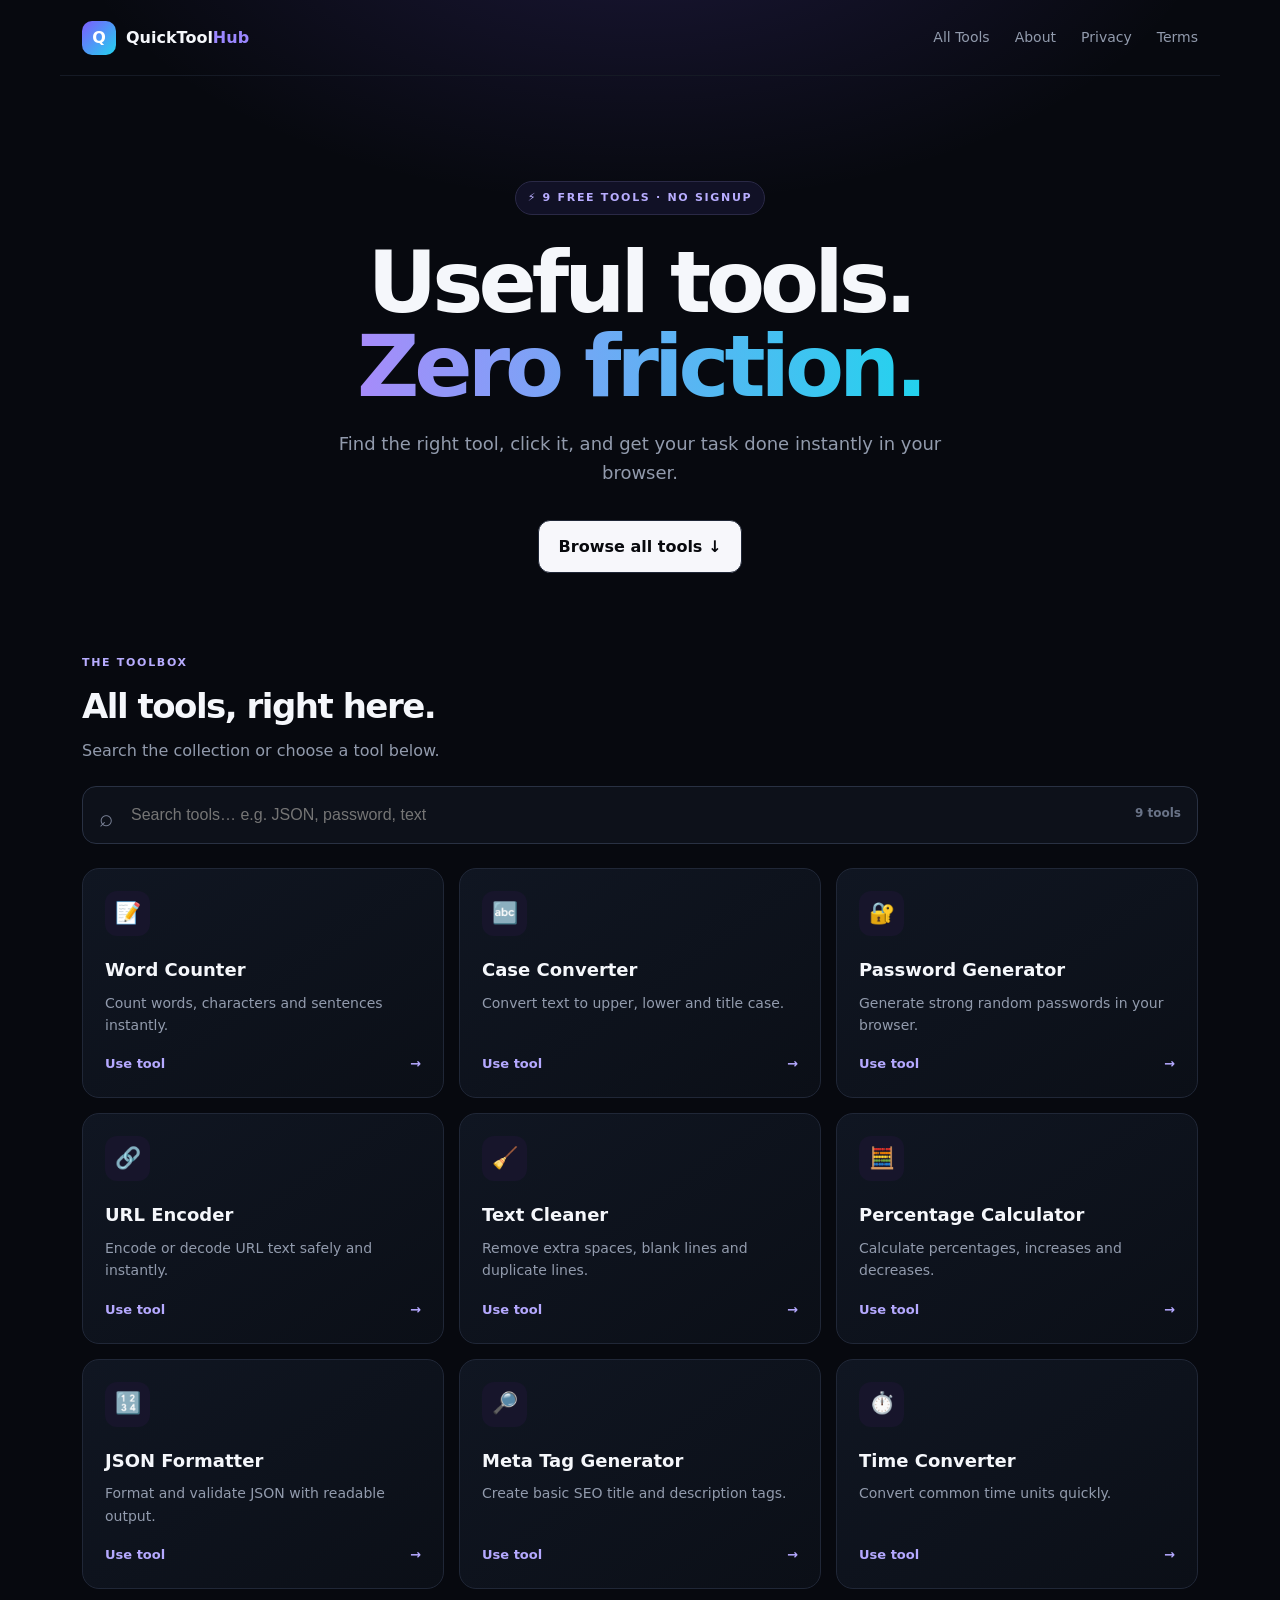
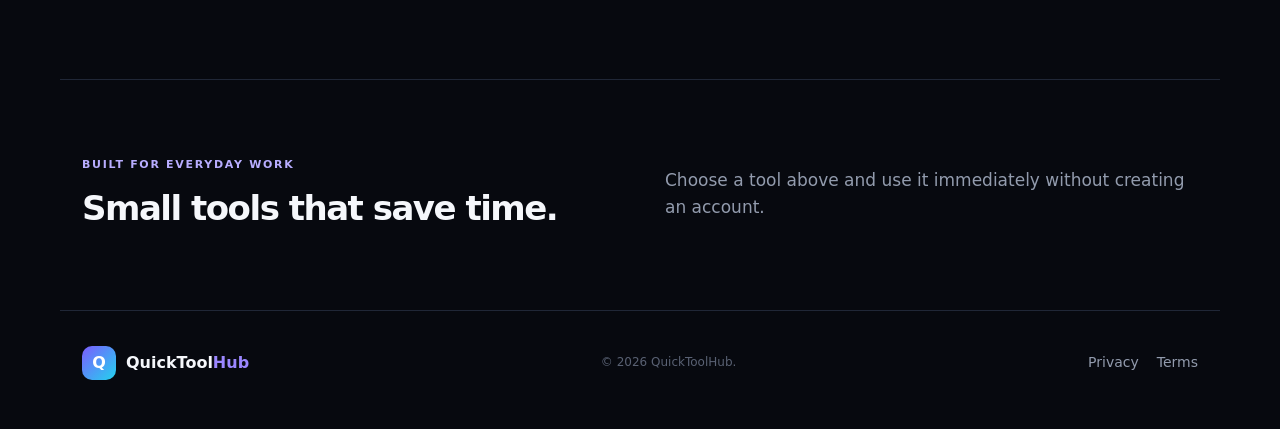
<file: index.html>
<!doctype html>
<html lang="en"> <head> <meta name="google-site-verification" content="NfF5tHGq5jEnNReVGA5Oh9K0YD-xY7yVBkirZ2mQqOQ" /> 
  <meta charset="utf-8"> <meta name="viewport" content="width=device-width,initial-scale=1"> <title>Free Online Tools for SEO Text and More | QuickToolHub</title> 
  <meta name="description" content="Use free online tools for SEO text developers and everyday tasks. QuickToolHub offers fast simple and easy to use tools online."> <link rel="stylesheet" href="style.css">
</head>

<body>
<header class="nav">
<a class="brand" href="index.html">
<span class="brand-mark">Q</span>
<span>QuickTool<span>Hub</span></span>
</a>

<nav>
<a href="#tools">All Tools</a>
<a href="about.html">About</a>
<a href="privacy.html">Privacy</a>
<a href="terms.html">Terms</a>
</nav>
</header>

<main>
<section class="hero">
<div class="badge">⚡ 9 FREE TOOLS · NO SIGNUP</div>
<h1>Useful tools.<br><em>Zero friction.</em></h1>
<p>Find the right tool, click it, and get your task done instantly in your browser.</p>

<div class="hero-actions">
<a class="btn primary" href="#tools">Browse all tools ↓</a>
</div>
</section>

<section id="tools" class="tools-section">
<div class="section-head">
<span class="eyebrow">THE TOOLBOX</span>
<h2>All tools, right here.</h2>
<p class="section-sub">Search the collection or choose a tool below.</p>
</div>

<div class="tool-search-wrap">
<span class="search-icon">⌕</span>
<input id="search" class="search" type="search" placeholder="Search tools… e.g. JSON, password, text" aria-label="Search tools">
<span id="toolCount" class="tool-count">9 tools</span>
</div>

<div id="noResults" class="no-results" hidden>
No tools found. Try another search.
</div>

<div id="toolGrid" class="grid"></div>
</section>

<section class="about">
<div>
<span class="eyebrow">BUILT FOR EVERYDAY WORK</span>
<h2>Small tools that save time.</h2>
</div>
<p>Choose a tool above and use it immediately without creating an account.</p>
</section>
</main>

<footer>
<div class="brand">
<span class="brand-mark">Q</span>
<span>QuickTool<span>Hub</span></span>
</div>

<p>© 2026 QuickToolHub.</p>

<div>
<a href="privacy.html">Privacy</a>
<a href="terms.html">Terms</a>
</div>
</footer>

<script src="app.js"></script>
</body>
</html>
</file>
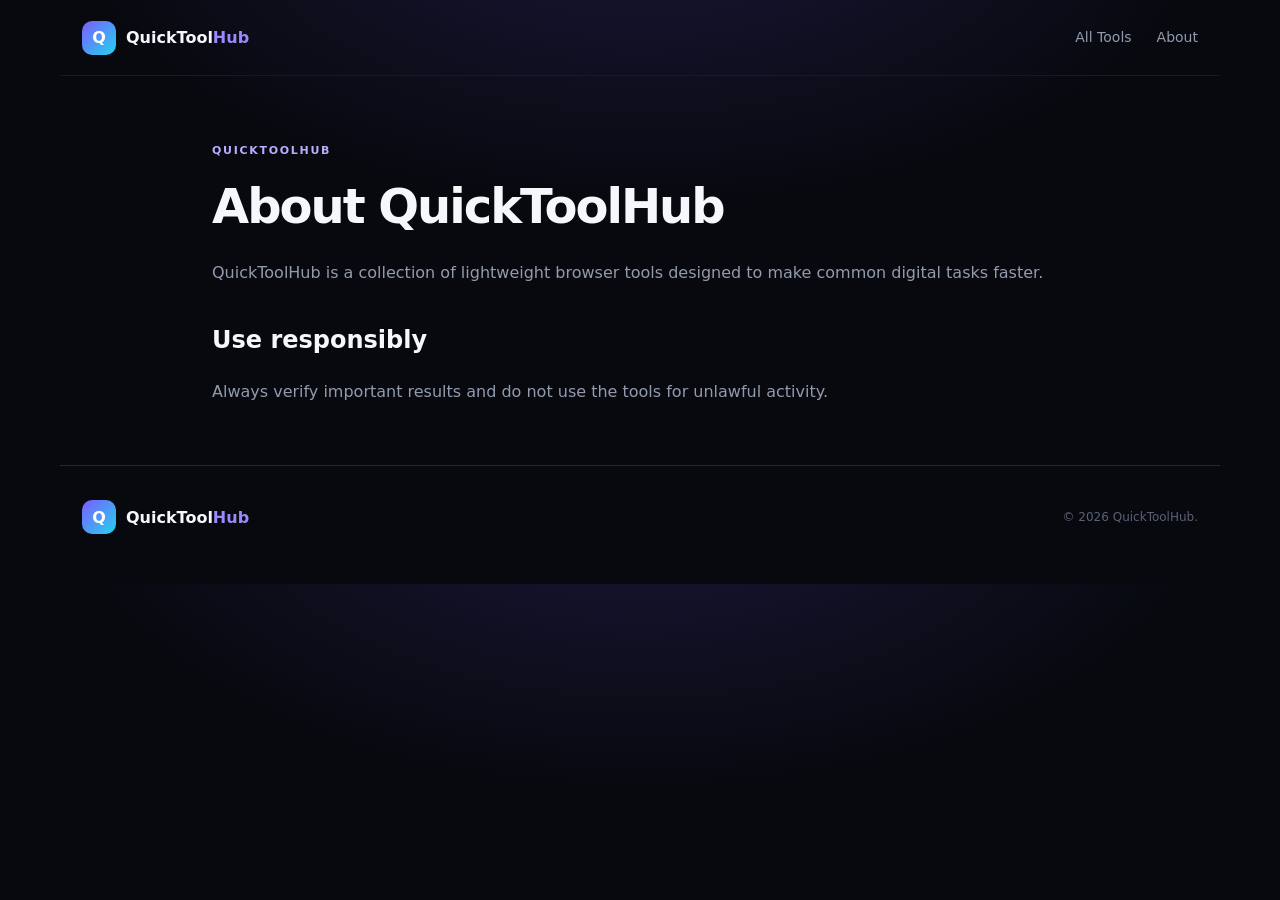
<file: about.html>
<!doctype html><html lang="en"><head><meta charset="utf-8"><meta name="viewport" content="width=device-width,initial-scale=1"><link rel="stylesheet" href="style.css"><title>About QuickToolHub — QuickToolHub</title></head><body><header class="nav"><a class="brand" href="index.html"><span class="brand-mark">Q</span><span>QuickTool<span>Hub</span></span></a><nav><a href="index.html#tools">All Tools</a><a href="about.html">About</a></nav></header><main class="legal"><span class="eyebrow">QUICKTOOLHUB</span><h1>About QuickToolHub</h1><p>QuickToolHub is a collection of lightweight browser tools designed to make common digital tasks faster.</p><h2>Use responsibly</h2><p>Always verify important results and do not use the tools for unlawful activity.</p></main><footer><div class="brand"><span class="brand-mark">Q</span><span>QuickTool<span>Hub</span></span></div><p>© 2026 QuickToolHub.</p></footer></body></html>
</file>
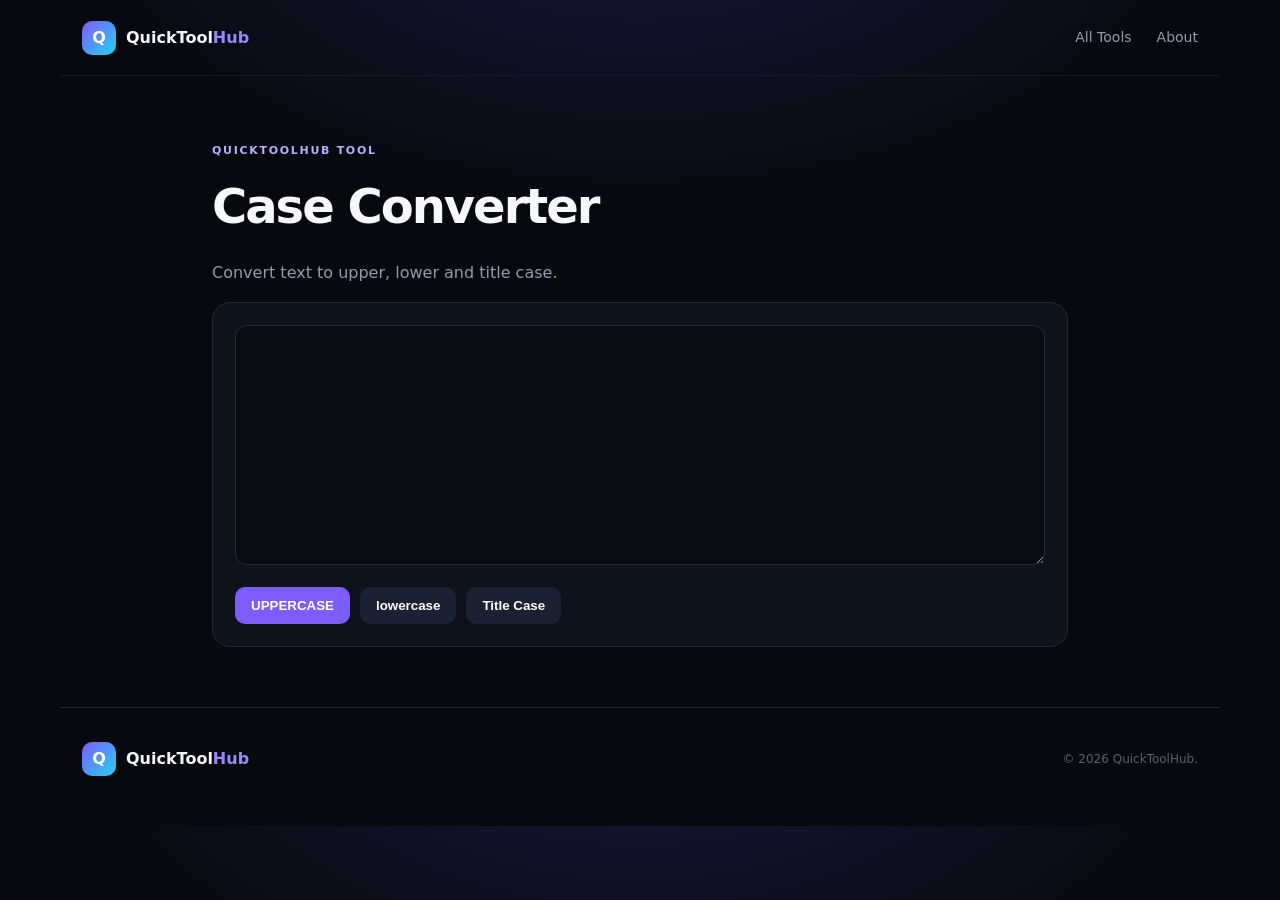
<file: case-converter.html>
<!doctype html><html lang="en"><head><meta charset="utf-8"><meta name="viewport" content="width=device-width,initial-scale=1"><link rel="stylesheet" href="style.css"><title>Case Converter — QuickToolHub</title></head><body><header class="nav"><a class="brand" href="index.html"><span class="brand-mark">Q</span><span>QuickTool<span>Hub</span></span></a><nav><a href="index.html#tools">All Tools</a><a href="about.html">About</a></nav></header><main class="tool-wrap"><div class="tool-header"><span class="eyebrow">QUICKTOOLHUB TOOL</span><h1>Case Converter</h1><p>Convert text to upper, lower and title case.</p></div><section class="tool-box"><textarea id="x" class="textarea"></textarea><div class="row"><button class="action" onclick="x.value=x.value.toUpperCase()">UPPERCASE</button><button class="action secondary" onclick="x.value=x.value.toLowerCase()">lowercase</button><button class="action secondary" onclick="x.value=x.value.toLowerCase().replace(/\b\w/g,c=>c.toUpperCase())">Title Case</button></div></section></main><footer><div class="brand"><span class="brand-mark">Q</span><span>QuickTool<span>Hub</span></span></div><p>© 2026 QuickToolHub.</p></footer></body></html>
</file>
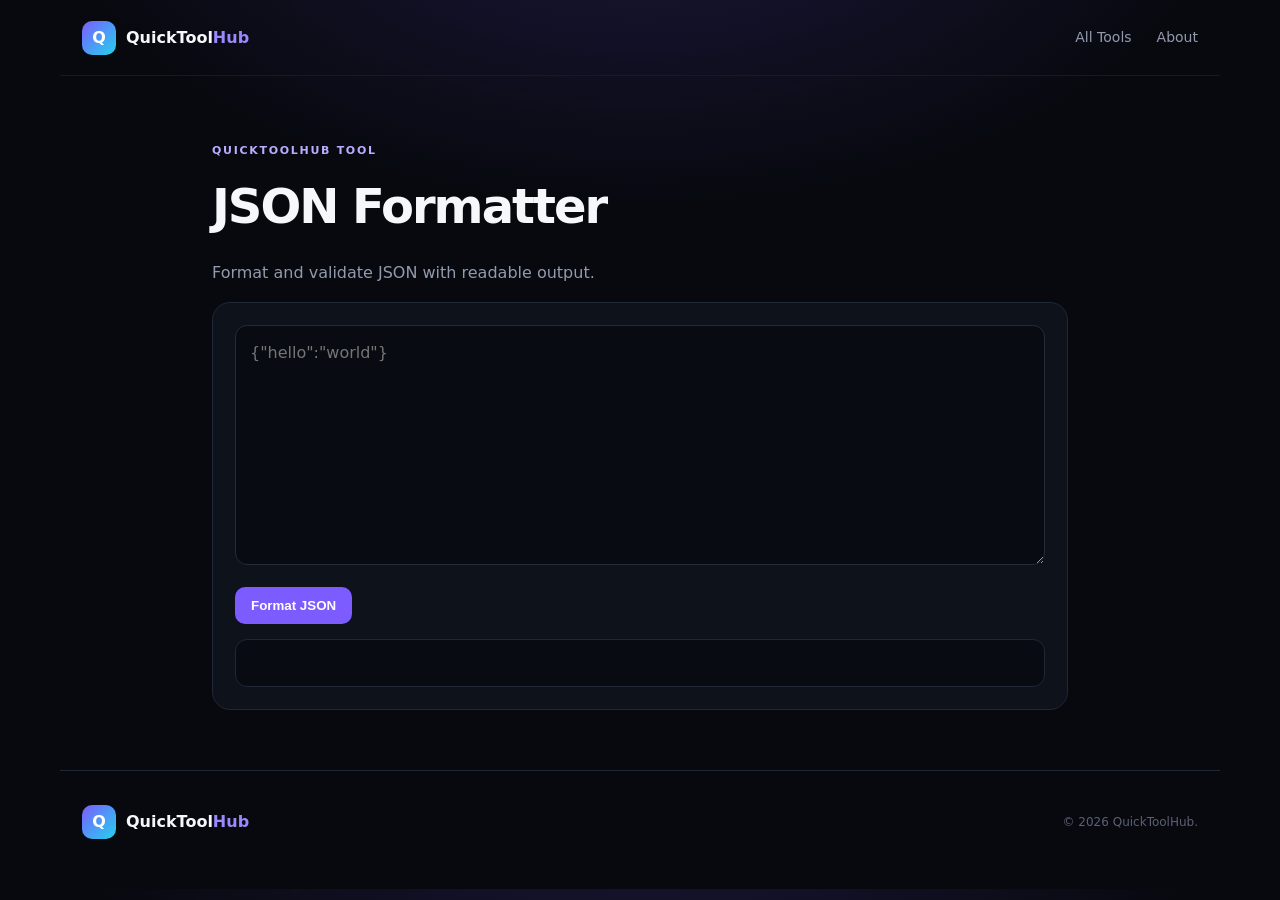
<file: json-formatter.html>
<!doctype html><html lang="en"><head><meta charset="utf-8"><meta name="viewport" content="width=device-width,initial-scale=1"><link rel="stylesheet" href="style.css"><title>JSON Formatter — QuickToolHub</title></head><body><header class="nav"><a class="brand" href="index.html"><span class="brand-mark">Q</span><span>QuickTool<span>Hub</span></span></a><nav><a href="index.html#tools">All Tools</a><a href="about.html">About</a></nav></header><main class="tool-wrap"><div class="tool-header"><span class="eyebrow">QUICKTOOLHUB TOOL</span><h1>JSON Formatter</h1><p>Format and validate JSON with readable output.</p></div><section class="tool-box"><textarea id="x" class="textarea" placeholder='{"hello":"world"}'></textarea><div class="row"><button class="action" onclick="fmt()">Format JSON</button></div><div id="r" class="result"></div><script>function fmt(){try{r.textContent=JSON.stringify(JSON.parse(x.value),null,2)}catch(e){r.textContent="Invalid JSON: "+e.message}}</script></section></main><footer><div class="brand"><span class="brand-mark">Q</span><span>QuickTool<span>Hub</span></span></div><p>© 2026 QuickToolHub.</p></footer></body></html>
</file>
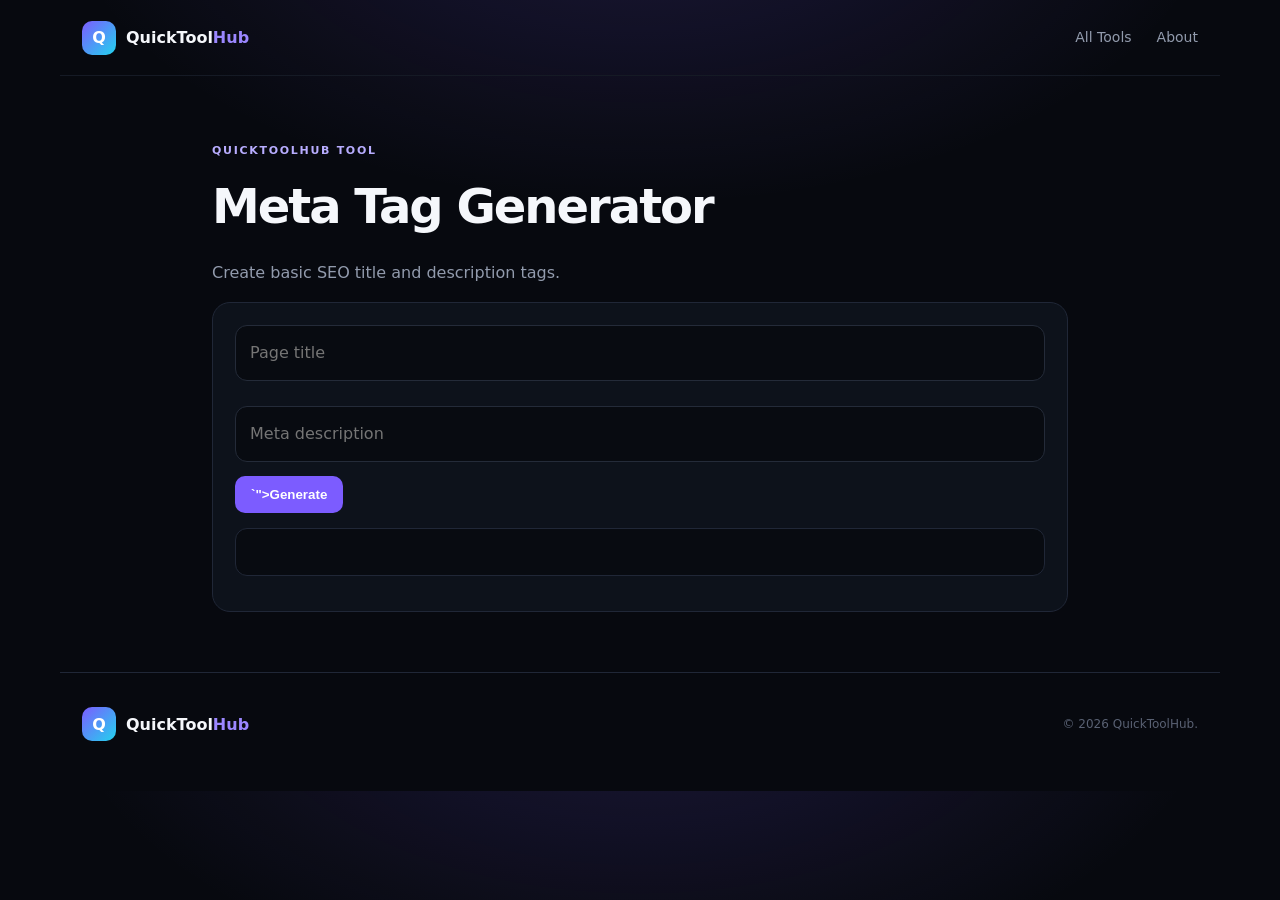
<file: meta-generator.html>
<!doctype html><html lang="en"><head><meta charset="utf-8"><meta name="viewport" content="width=device-width,initial-scale=1"><link rel="stylesheet" href="style.css"><title>Meta Tag Generator — QuickToolHub</title></head><body><header class="nav"><a class="brand" href="index.html"><span class="brand-mark">Q</span><span>QuickTool<span>Hub</span></span></a><nav><a href="index.html#tools">All Tools</a><a href="about.html">About</a></nav></header><main class="tool-wrap"><div class="tool-header"><span class="eyebrow">QUICKTOOLHUB TOOL</span><h1>Meta Tag Generator</h1><p>Create basic SEO title and description tags.</p></div><section class="tool-box"><input id="t" class="input" placeholder="Page title"><br><br><input id="d" class="input" placeholder="Meta description"><div class="row"><button class="action" onclick="r.textContent=`<title>${t.value}</title>\n<meta name="description" content="${d.value}">`">Generate</button></div><pre id="r" class="result"></pre></section></main><footer><div class="brand"><span class="brand-mark">Q</span><span>QuickTool<span>Hub</span></span></div><p>© 2026 QuickToolHub.</p></footer></body></html>
</file>
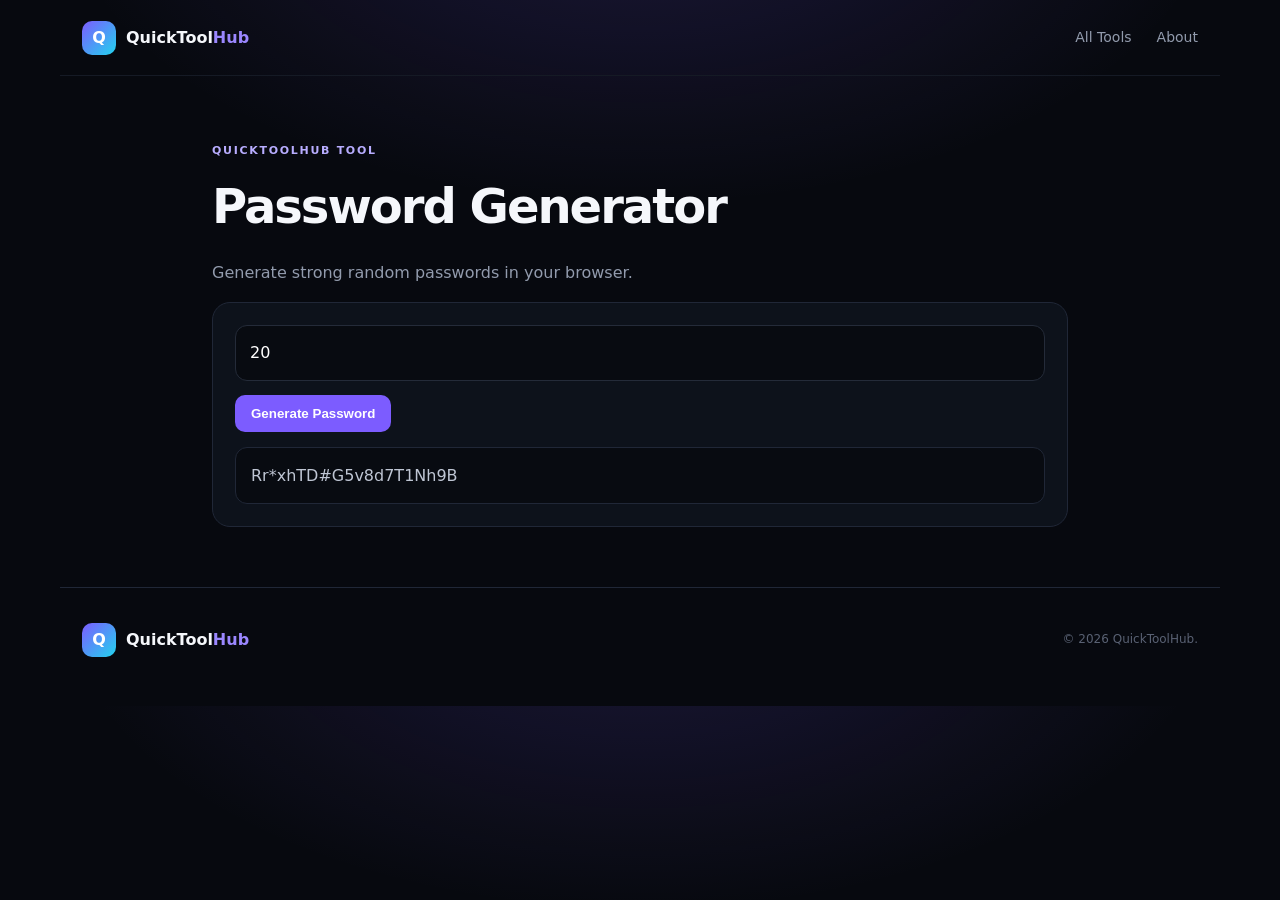
<file: password-generator.html>
<!doctype html><html lang="en"><head><meta charset="utf-8"><meta name="viewport" content="width=device-width,initial-scale=1"><link rel="stylesheet" href="style.css"><title>Password Generator — QuickToolHub</title></head><body><header class="nav"><a class="brand" href="index.html"><span class="brand-mark">Q</span><span>QuickTool<span>Hub</span></span></a><nav><a href="index.html#tools">All Tools</a><a href="about.html">About</a></nav></header><main class="tool-wrap"><div class="tool-header"><span class="eyebrow">QUICKTOOLHUB TOOL</span><h1>Password Generator</h1><p>Generate strong random passwords in your browser.</p></div><section class="tool-box"><input id="n" class="input" type="number" min="6" max="128" value="20"><div class="row"><button class="action" onclick="gen()">Generate Password</button></div><div id="r" class="result"></div><script>function gen(){let s="ABCDEFGHIJKLMNOPQRSTUVWXYZabcdefghijklmnopqrstuvwxyz0123456789!@#$%^&*()-_=+",o="";for(let i=0;i<n.value;i++)o+=s[Math.floor(Math.random()*s.length)];r.textContent=o}gen()</script></section></main><footer><div class="brand"><span class="brand-mark">Q</span><span>QuickTool<span>Hub</span></span></div><p>© 2026 QuickToolHub.</p></footer></body></html>
</file>
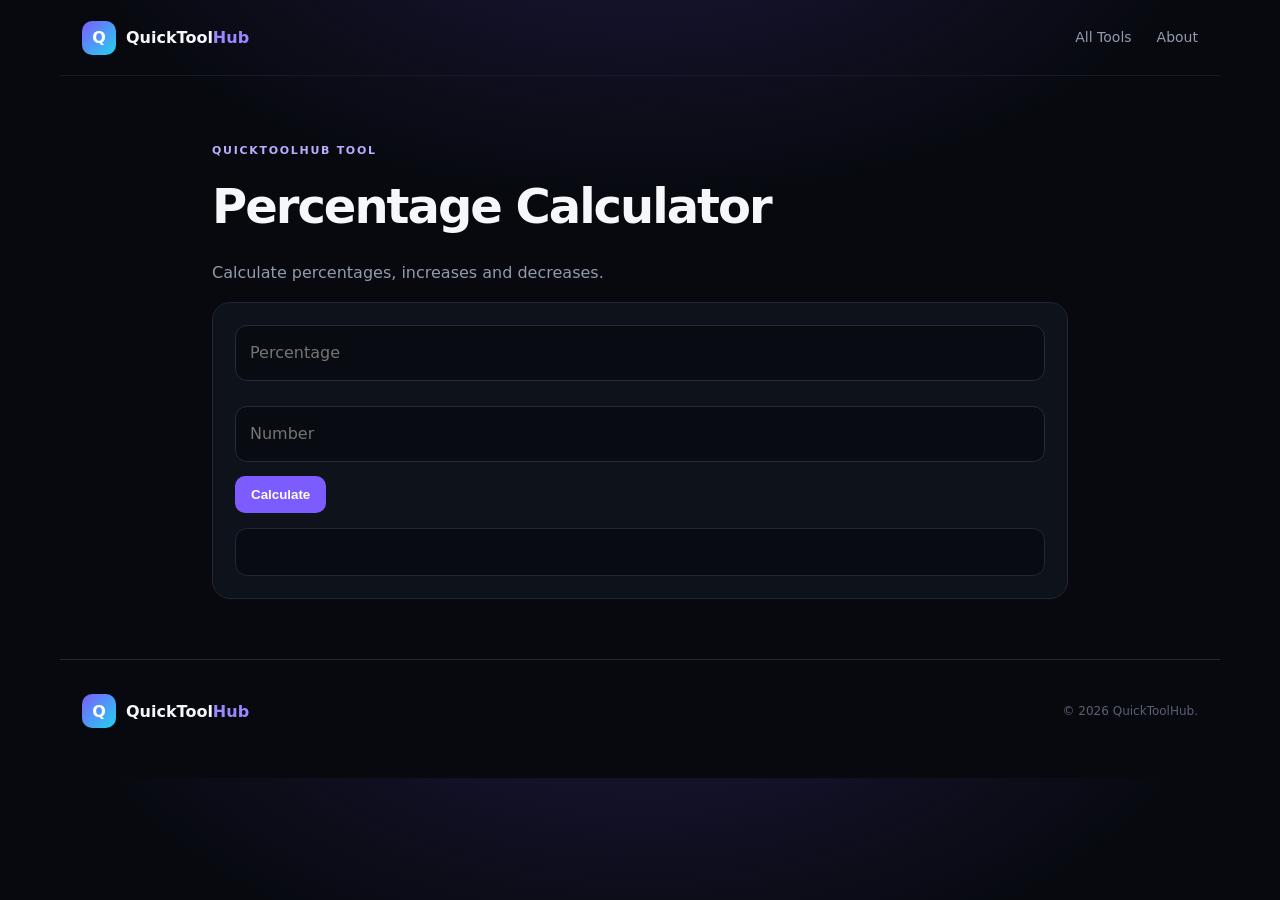
<file: percentage.html>
<!doctype html><html lang="en"><head><meta charset="utf-8"><meta name="viewport" content="width=device-width,initial-scale=1"><link rel="stylesheet" href="style.css"><title>Percentage Calculator — QuickToolHub</title></head><body><header class="nav"><a class="brand" href="index.html"><span class="brand-mark">Q</span><span>QuickTool<span>Hub</span></span></a><nav><a href="index.html#tools">All Tools</a><a href="about.html">About</a></nav></header><main class="tool-wrap"><div class="tool-header"><span class="eyebrow">QUICKTOOLHUB TOOL</span><h1>Percentage Calculator</h1><p>Calculate percentages, increases and decreases.</p></div><section class="tool-box"><input id="a" class="input" type="number" placeholder="Percentage"><br><br><input id="b" class="input" type="number" placeholder="Number"><div class="row"><button class="action" onclick="r.textContent=a.value*b.value/100">Calculate</button></div><div id="r" class="result"></div></section></main><footer><div class="brand"><span class="brand-mark">Q</span><span>QuickTool<span>Hub</span></span></div><p>© 2026 QuickToolHub.</p></footer></body></html>
</file>
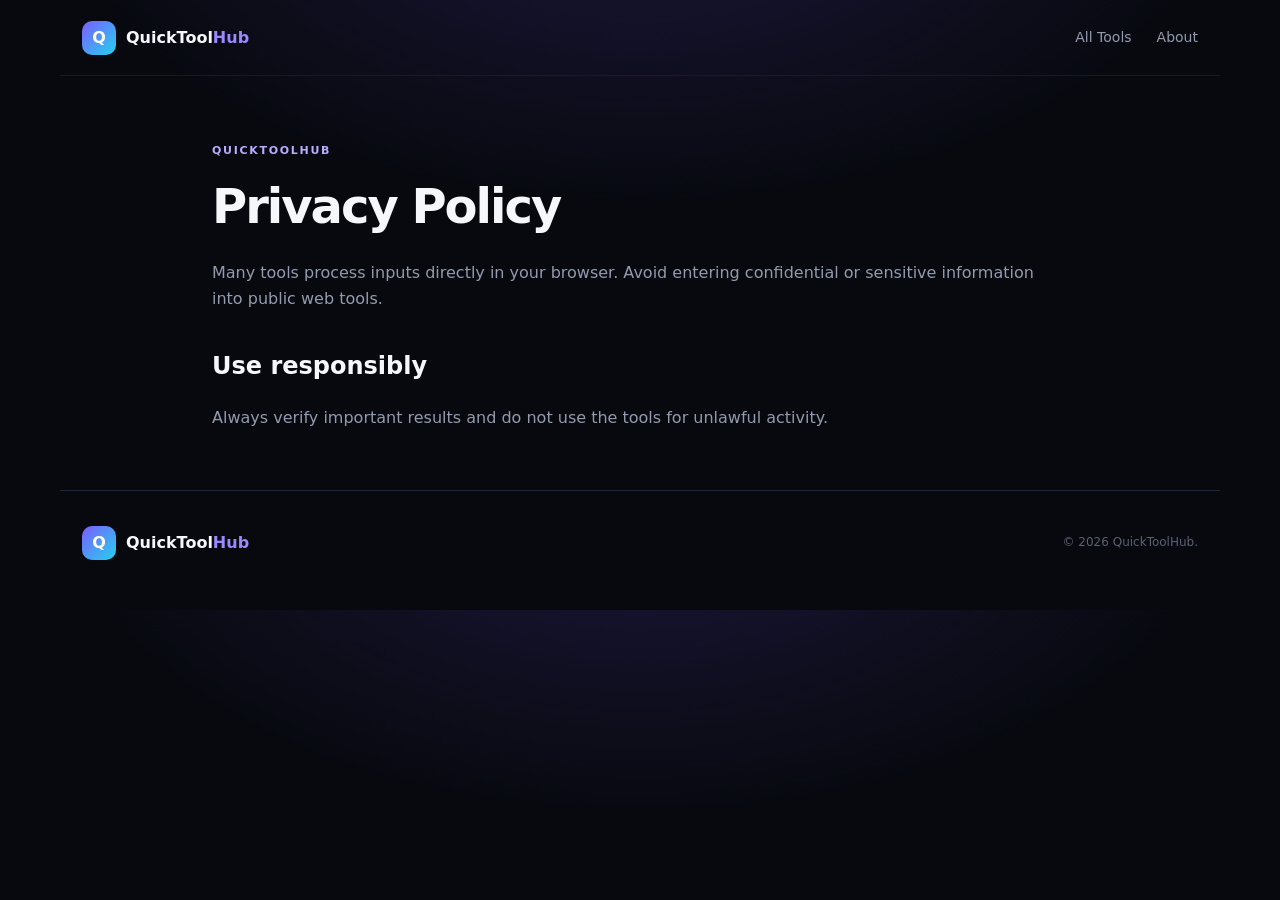
<file: privacy.html>
<!doctype html><html lang="en"><head><meta charset="utf-8"><meta name="viewport" content="width=device-width,initial-scale=1"><link rel="stylesheet" href="style.css"><title>Privacy Policy — QuickToolHub</title></head><body><header class="nav"><a class="brand" href="index.html"><span class="brand-mark">Q</span><span>QuickTool<span>Hub</span></span></a><nav><a href="index.html#tools">All Tools</a><a href="about.html">About</a></nav></header><main class="legal"><span class="eyebrow">QUICKTOOLHUB</span><h1>Privacy Policy</h1><p>Many tools process inputs directly in your browser. Avoid entering confidential or sensitive information into public web tools.</p><h2>Use responsibly</h2><p>Always verify important results and do not use the tools for unlawful activity.</p></main><footer><div class="brand"><span class="brand-mark">Q</span><span>QuickTool<span>Hub</span></span></div><p>© 2026 QuickToolHub.</p></footer></body></html>
</file>
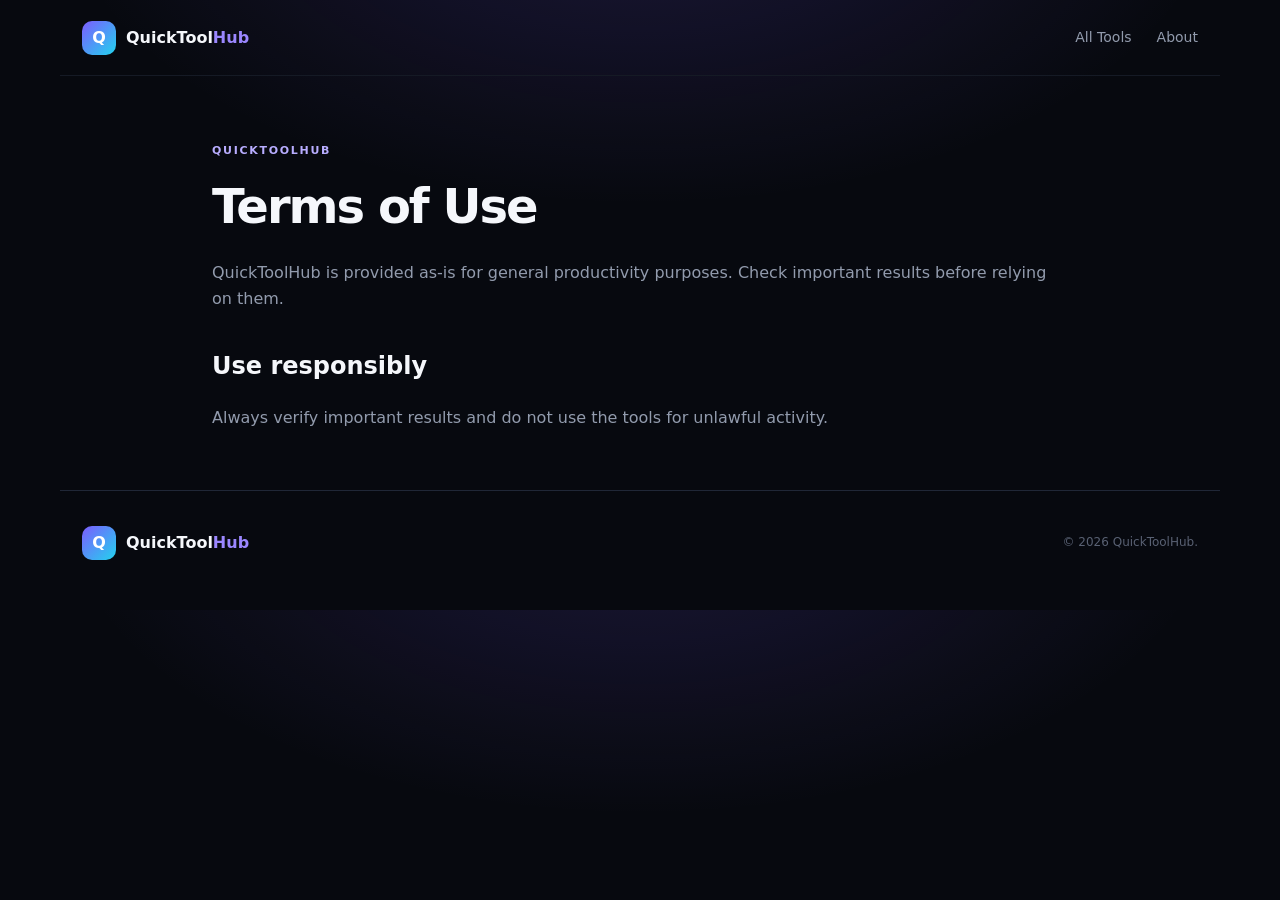
<file: terms.html>
<!doctype html><html lang="en"><head><meta charset="utf-8"><meta name="viewport" content="width=device-width,initial-scale=1"><link rel="stylesheet" href="style.css"><title>Terms of Use — QuickToolHub</title></head><body><header class="nav"><a class="brand" href="index.html"><span class="brand-mark">Q</span><span>QuickTool<span>Hub</span></span></a><nav><a href="index.html#tools">All Tools</a><a href="about.html">About</a></nav></header><main class="legal"><span class="eyebrow">QUICKTOOLHUB</span><h1>Terms of Use</h1><p>QuickToolHub is provided as-is for general productivity purposes. Check important results before relying on them.</p><h2>Use responsibly</h2><p>Always verify important results and do not use the tools for unlawful activity.</p></main><footer><div class="brand"><span class="brand-mark">Q</span><span>QuickTool<span>Hub</span></span></div><p>© 2026 QuickToolHub.</p></footer></body></html>
</file>
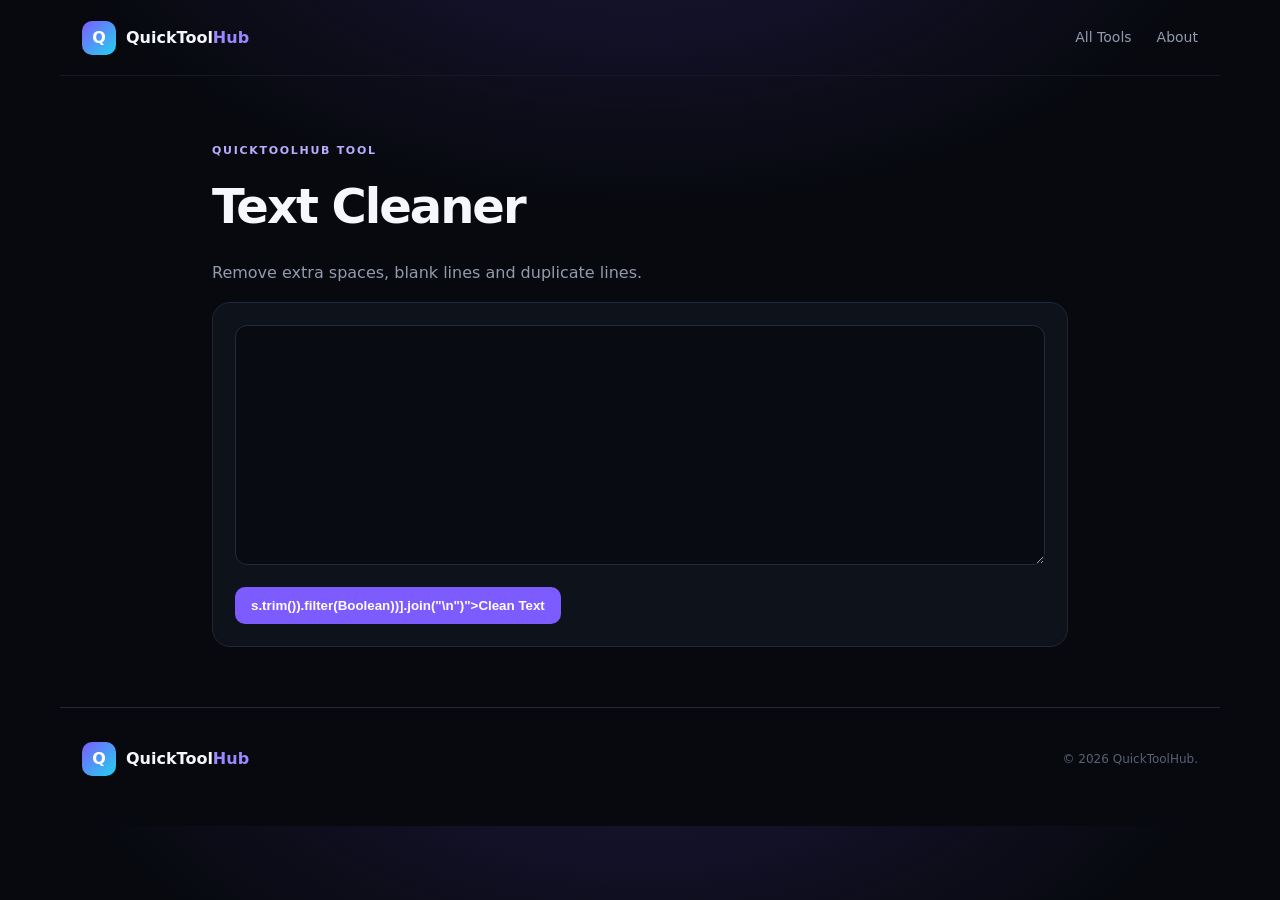
<file: text-cleaner.html>
<!doctype html><html lang="en"><head><meta charset="utf-8"><meta name="viewport" content="width=device-width,initial-scale=1"><link rel="stylesheet" href="style.css"><title>Text Cleaner — QuickToolHub</title></head><body><header class="nav"><a class="brand" href="index.html"><span class="brand-mark">Q</span><span>QuickTool<span>Hub</span></span></a><nav><a href="index.html#tools">All Tools</a><a href="about.html">About</a></nav></header><main class="tool-wrap"><div class="tool-header"><span class="eyebrow">QUICKTOOLHUB TOOL</span><h1>Text Cleaner</h1><p>Remove extra spaces, blank lines and duplicate lines.</p></div><section class="tool-box"><textarea id="x" class="textarea"></textarea><div class="row"><button class="action" onclick="x.value=[...new Set(x.value.split("\n").map(s=>s.trim()).filter(Boolean))].join("\n")">Clean Text</button></div></section></main><footer><div class="brand"><span class="brand-mark">Q</span><span>QuickTool<span>Hub</span></span></div><p>© 2026 QuickToolHub.</p></footer></body></html>
</file>
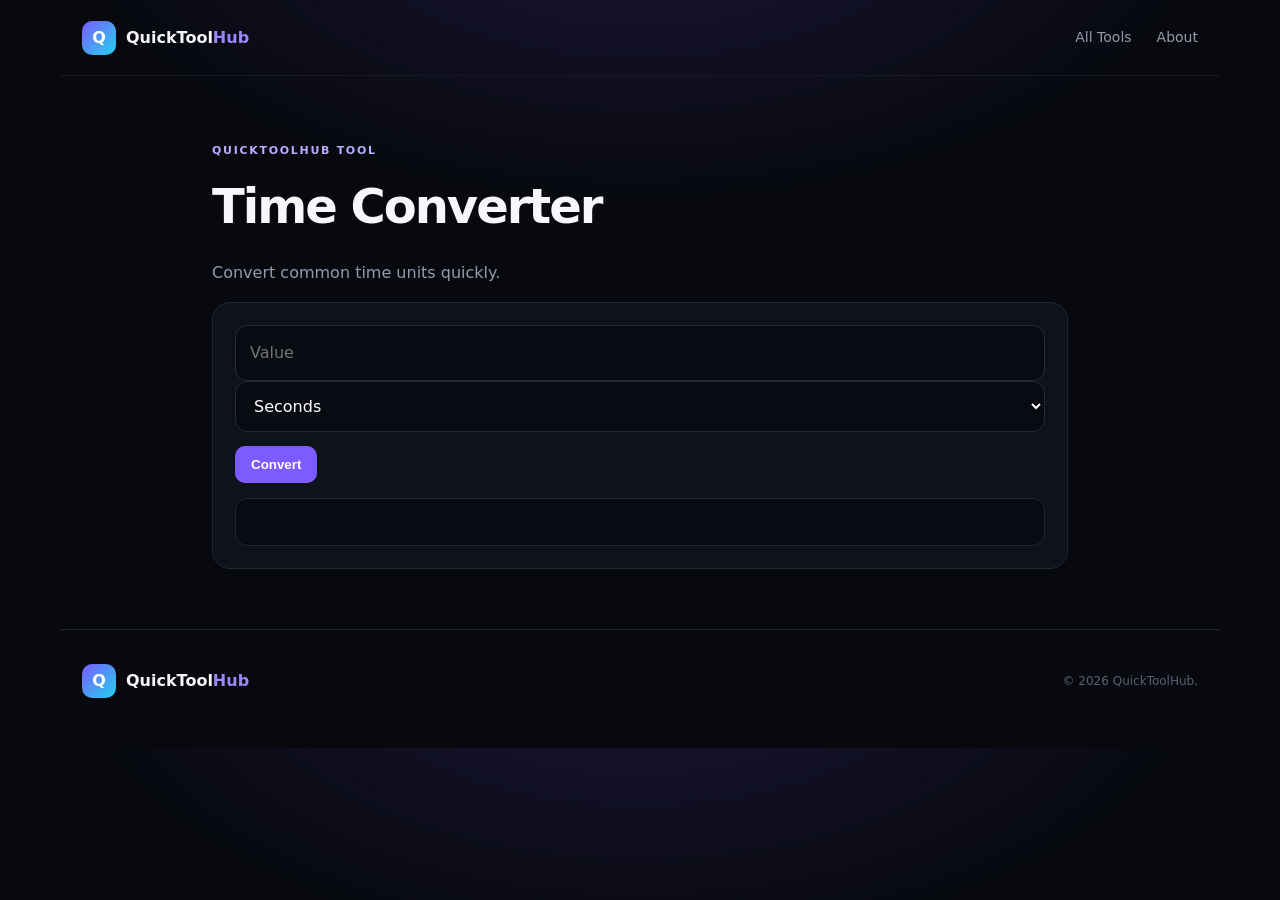
<file: time-converter.html>
<!doctype html><html lang="en"><head><meta charset="utf-8"><meta name="viewport" content="width=device-width,initial-scale=1"><link rel="stylesheet" href="style.css"><title>Time Converter — QuickToolHub</title></head><body><header class="nav"><a class="brand" href="index.html"><span class="brand-mark">Q</span><span>QuickTool<span>Hub</span></span></a><nav><a href="index.html#tools">All Tools</a><a href="about.html">About</a></nav></header><main class="tool-wrap"><div class="tool-header"><span class="eyebrow">QUICKTOOLHUB TOOL</span><h1>Time Converter</h1><p>Convert common time units quickly.</p></div><section class="tool-box"><input id="n" class="input" type="number" placeholder="Value"><select id="u" class="input"><option>Seconds</option><option>Minutes</option><option>Hours</option></select><div class="row"><button class="action" onclick="go()">Convert</button></div><div id="r" class="result"></div><script>function go(){let v=+n.value,m=u.value; r.textContent=m==="Seconds"?`Seconds: ${v} · Minutes: ${v/60} · Hours: ${v/3600}`:m==="Minutes"?`Seconds: ${v*60} · Minutes: ${v} · Hours: ${v/60}`:`Seconds: ${v*3600} · Minutes: ${v*60} · Hours: ${v}`}</script></section></main><footer><div class="brand"><span class="brand-mark">Q</span><span>QuickTool<span>Hub</span></span></div><p>© 2026 QuickToolHub.</p></footer></body></html>
</file>
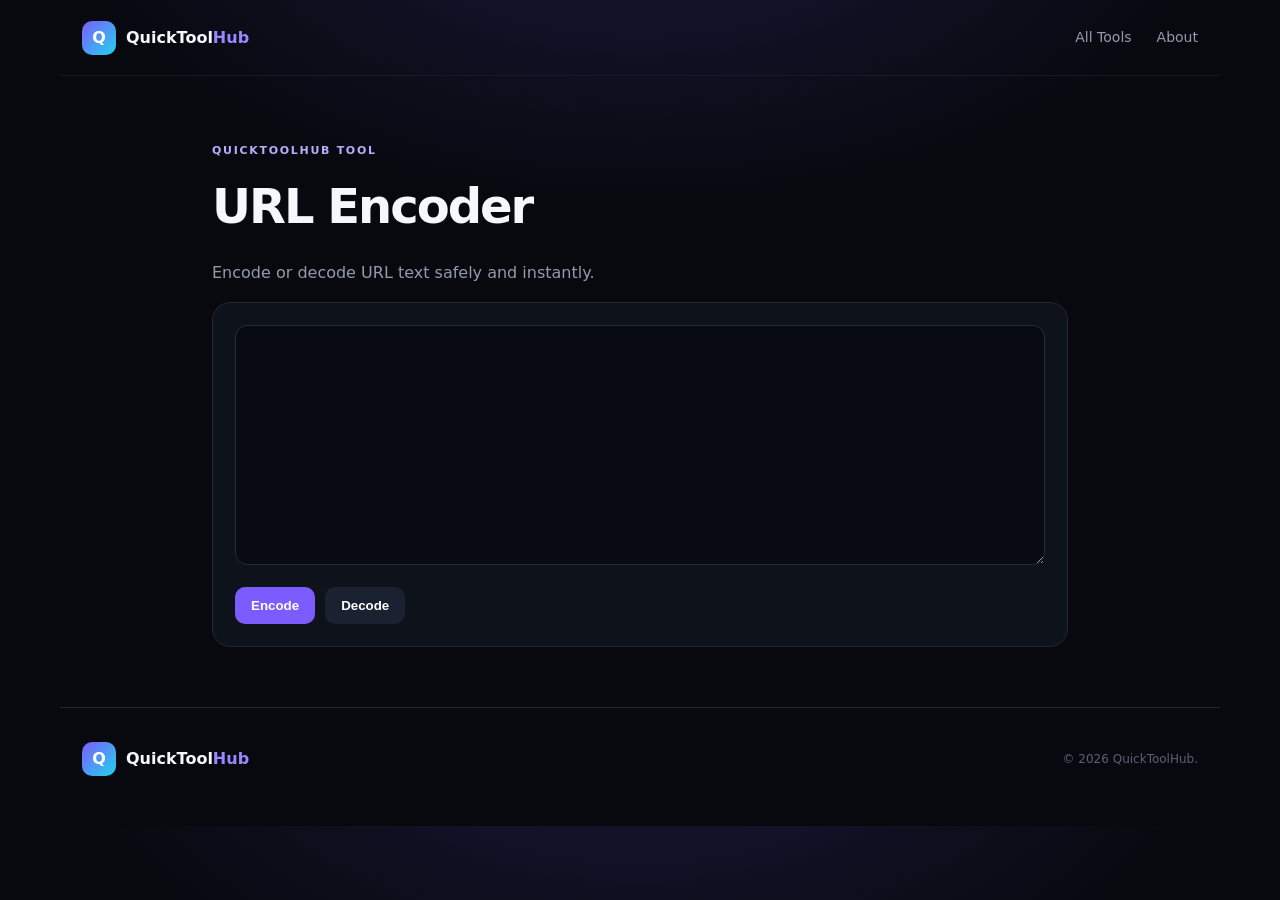
<file: url-encoder.html>
<!doctype html><html lang="en"><head><meta charset="utf-8"><meta name="viewport" content="width=device-width,initial-scale=1"><link rel="stylesheet" href="style.css"><title>URL Encoder — QuickToolHub</title></head><body><header class="nav"><a class="brand" href="index.html"><span class="brand-mark">Q</span><span>QuickTool<span>Hub</span></span></a><nav><a href="index.html#tools">All Tools</a><a href="about.html">About</a></nav></header><main class="tool-wrap"><div class="tool-header"><span class="eyebrow">QUICKTOOLHUB TOOL</span><h1>URL Encoder</h1><p>Encode or decode URL text safely and instantly.</p></div><section class="tool-box"><textarea id="x" class="textarea"></textarea><div class="row"><button class="action" onclick="x.value=encodeURIComponent(x.value)">Encode</button><button class="action secondary" onclick="x.value=decodeURIComponent(x.value)">Decode</button></div></section></main><footer><div class="brand"><span class="brand-mark">Q</span><span>QuickTool<span>Hub</span></span></div><p>© 2026 QuickToolHub.</p></footer></body></html>
</file>
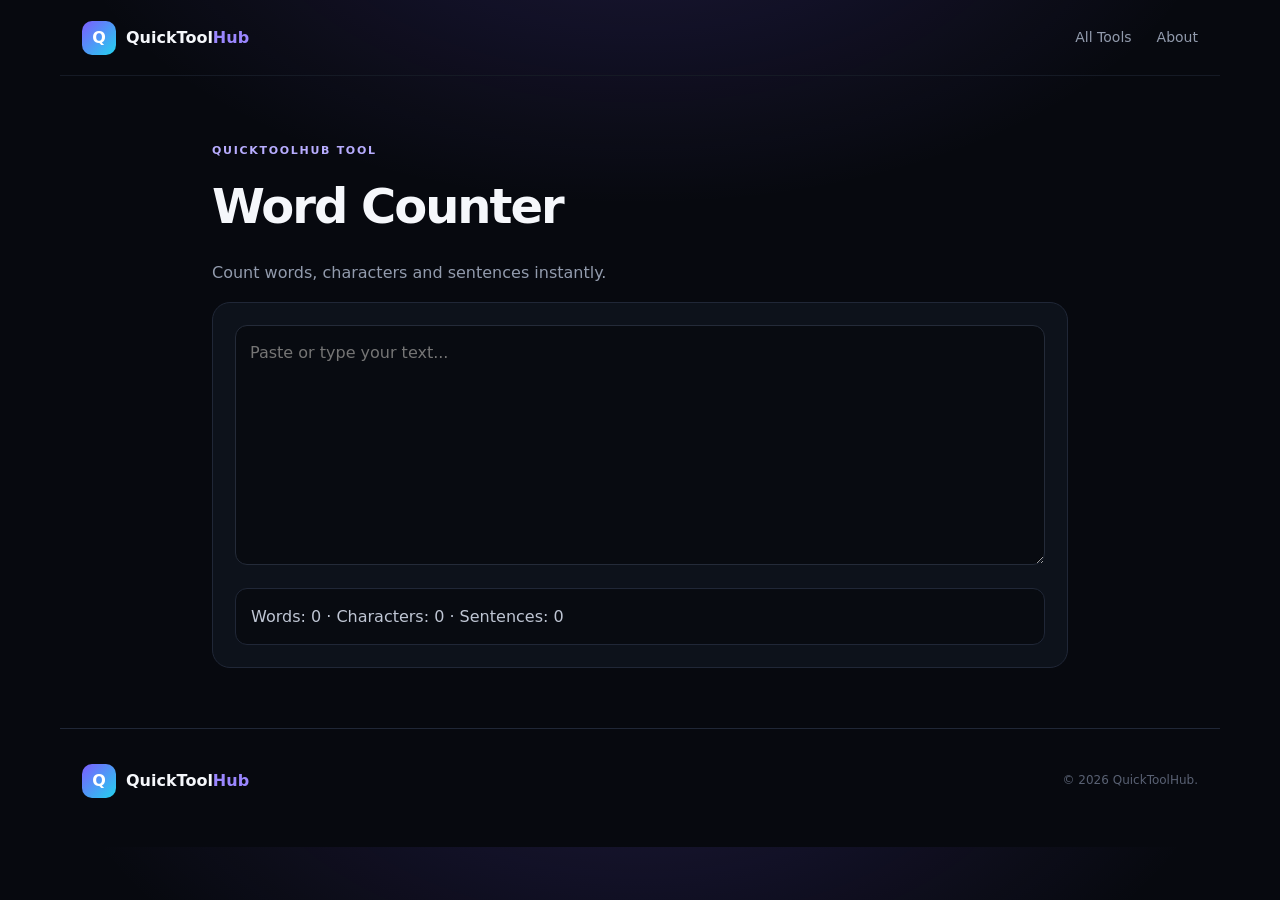
<file: word-counter.html>
<!doctype html><html lang="en"><head><meta charset="utf-8"><meta name="viewport" content="width=device-width,initial-scale=1"><link rel="stylesheet" href="style.css"><title>Word Counter — QuickToolHub</title></head><body><header class="nav"><a class="brand" href="index.html"><span class="brand-mark">Q</span><span>QuickTool<span>Hub</span></span></a><nav><a href="index.html#tools">All Tools</a><a href="about.html">About</a></nav></header><main class="tool-wrap"><div class="tool-header"><span class="eyebrow">QUICKTOOLHUB TOOL</span><h1>Word Counter</h1><p>Count words, characters and sentences instantly.</p></div><section class="tool-box"><textarea id="x" class="textarea" placeholder="Paste or type your text..."></textarea><div id="r" class="result">Words: 0 · Characters: 0 · Sentences: 0</div><script>x.oninput=()=>{let t=x.value.trim(),w=t?t.split(/\s+/).length:0,s=t?(t.match(/[.!?]+(?=\s|$)/g)||[]).length:0;r.textContent=`Words: ${w} · Characters: ${x.value.length} · Sentences: ${s}`}</script></section></main><footer><div class="brand"><span class="brand-mark">Q</span><span>QuickTool<span>Hub</span></span></div><p>© 2026 QuickToolHub.</p></footer></body></html>
</file>
<file: style.css>
:root{--bg:#07090f;--panel:#0d111b;--text:#f5f7fb;--muted:#929bad;--line:#202737;--a:#7c5cff;--b:#22d3ee;--max:1160px}*{box-sizing:border-box}html{scroll-behavior:smooth}body{margin:0;background:radial-gradient(900px 500px at 50% -120px,rgba(124,92,255,.18),transparent 65%),var(--bg);color:var(--text);font-family:Inter,system-ui,sans-serif;line-height:1.6}a{color:inherit;text-decoration:none}.nav{height:76px;max-width:var(--max);margin:auto;padding:0 22px;display:flex;align-items:center;justify-content:space-between;border-bottom:1px solid #151a25}.brand{display:flex;align-items:center;gap:10px;font-weight:800}.brand-mark{width:34px;height:34px;border-radius:10px;display:grid;place-items:center;background:linear-gradient(135deg,var(--a),var(--b));color:#fff}.brand>span:last-child>span{color:#9b87ff}nav{display:flex;gap:25px}nav a,footer a{color:var(--muted);font-size:14px}.hero{max-width:900px;margin:auto;padding:105px 22px 75px;text-align:center}.badge,.eyebrow{color:#b8adff;font-size:11px;font-weight:800;letter-spacing:1.7px}.badge{display:inline-block;padding:7px 12px;border:1px solid #2a2946;background:#111126;border-radius:999px}.hero h1{font-size:clamp(48px,8vw,86px);line-height:.98;letter-spacing:-5px;margin:25px 0 22px}.hero h1 em{font-style:normal;background:linear-gradient(90deg,#a78bfa,#22d3ee);-webkit-background-clip:text;color:transparent}.hero p{max-width:650px;margin:auto;color:var(--muted);font-size:18px}.hero-actions{margin-top:32px}.btn{display:inline-block;padding:13px 20px;border-radius:12px;font-weight:750;border:1px solid var(--line)}.primary{background:#f7f7fb;color:#08090d}.tools-section{max-width:var(--max);margin:auto;padding:0 22px 90px}.section-head{margin-bottom:22px}.section-head h2,.about h2{font-size:34px;letter-spacing:-1.5px;margin:5px 0}.section-sub{color:var(--muted);margin:0}.tool-search-wrap{position:relative;margin-bottom:24px}.search{width:100%;height:58px;padding:0 100px 0 48px;background:#0d111a;border:1px solid #293143;border-radius:14px;color:#fff;font-size:16px;outline:none}.search:focus{border-color:#7059df;box-shadow:0 0 0 3px #7c5cff1f}.search-icon{position:absolute;left:17px;top:13px;font-size:24px;color:#798196}.tool-count{position:absolute;right:17px;top:18px;color:#697387;font-size:12px;font-weight:700}.grid{display:grid;grid-template-columns:repeat(3,1fr);gap:15px}.card{background:linear-gradient(145deg,#101622,#0b0f17);border:1px solid var(--line);border-radius:17px;padding:22px;min-height:220px;display:flex;flex-direction:column;transition:.2s}.card:hover{border-color:#4a4275;transform:translateY(-3px);box-shadow:0 18px 50px #0008}.icon{width:45px;height:45px;border-radius:12px;display:grid;place-items:center;background:#17152b;font-size:21px;margin-bottom:20px}.card-body{flex:1}.card h3{margin:0 0 7px;font-size:18px}.card p{color:var(--muted);font-size:14px;margin:0}.open{color:#b5a9ff;font-size:13px;font-weight:800;margin-top:18px;display:flex;justify-content:space-between}.no-results{text-align:center;padding:30px;border:1px dashed #293143;border-radius:14px;color:var(--muted)}.about{max-width:var(--max);margin:auto;padding:70px 22px;border-top:1px solid var(--line);display:grid;grid-template-columns:1fr 1fr;gap:50px}.about p{color:var(--muted);font-size:17px}footer{max-width:var(--max);margin:auto;padding:30px 22px 45px;border-top:1px solid var(--line);display:flex;justify-content:space-between;gap:20px;align-items:center}footer p{color:#596173;font-size:12px}footer div:last-child{display:flex;gap:18px}.tool-wrap,.legal{max-width:900px;margin:60px auto;padding:0 22px}.tool-header h1,.legal h1{font-size:48px;letter-spacing:-2px;margin:6px 0}.tool-header p,.legal p{color:var(--muted)}.tool-box{background:#0d121b;border:1px solid var(--line);border-radius:18px;padding:22px}.textarea,.input{width:100%;background:#080b11;border:1px solid #242b39;border-radius:12px;color:#fff;padding:14px;font:inherit;outline:none}.textarea{min-height:240px;resize:vertical}.row{display:flex;gap:10px;margin-top:14px;flex-wrap:wrap}.action{border:0;border-radius:10px;padding:11px 16px;background:var(--a);color:#fff;font-weight:800;cursor:pointer}.secondary{background:#1a2130}.result{margin-top:15px;padding:15px;border-radius:12px;background:#080b11;border:1px solid #202737;color:#bfc6d4;min-height:48px;white-space:pre-wrap}.legal h2{margin-top:35px}.legal li{color:var(--muted)}@media(max-width:800px){.grid{grid-template-columns:1fr 1fr}.about{grid-template-columns:1fr}}@media(max-width:520px){nav a:nth-child(n+2){display:none}.grid{grid-template-columns:1fr}.hero h1{letter-spacing:-3px}.search{padding-right:20px}.tool-count{display:none}footer{flex-direction:column;align-items:flex-start}}
</file>
